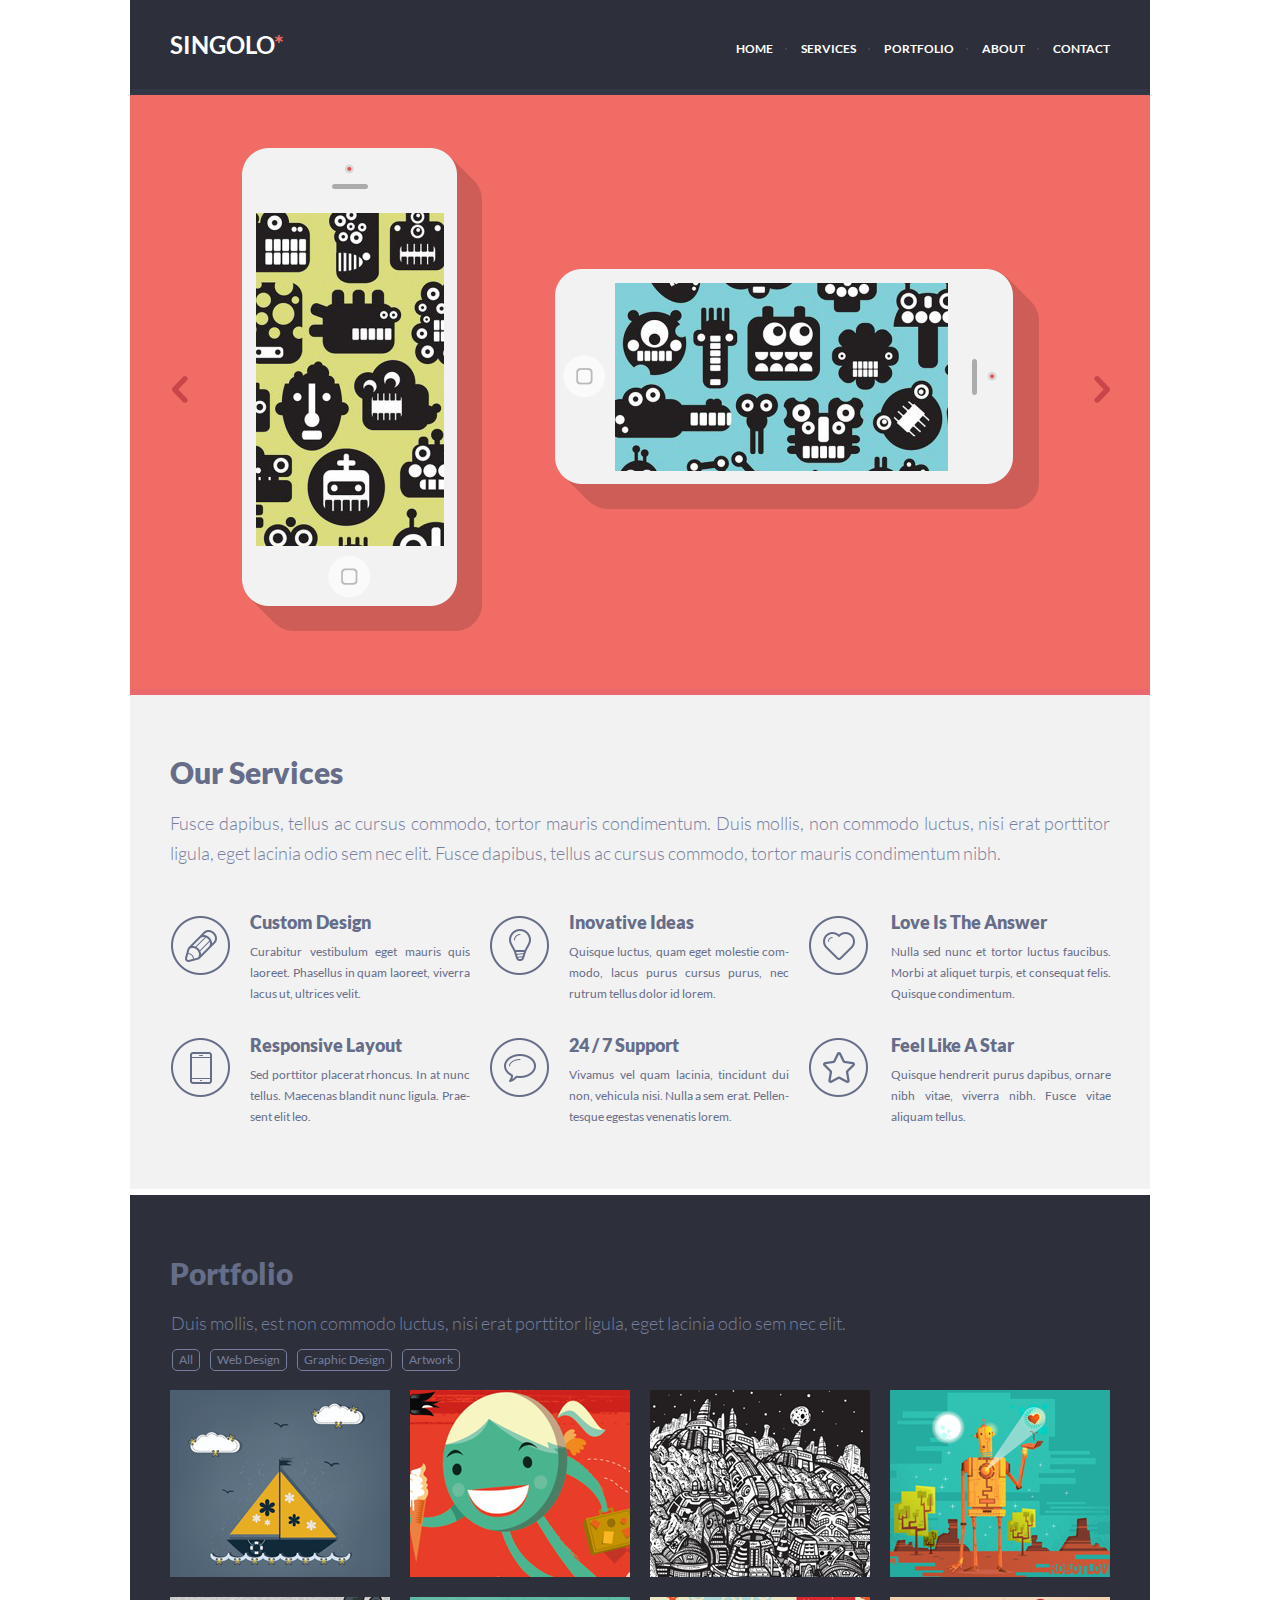
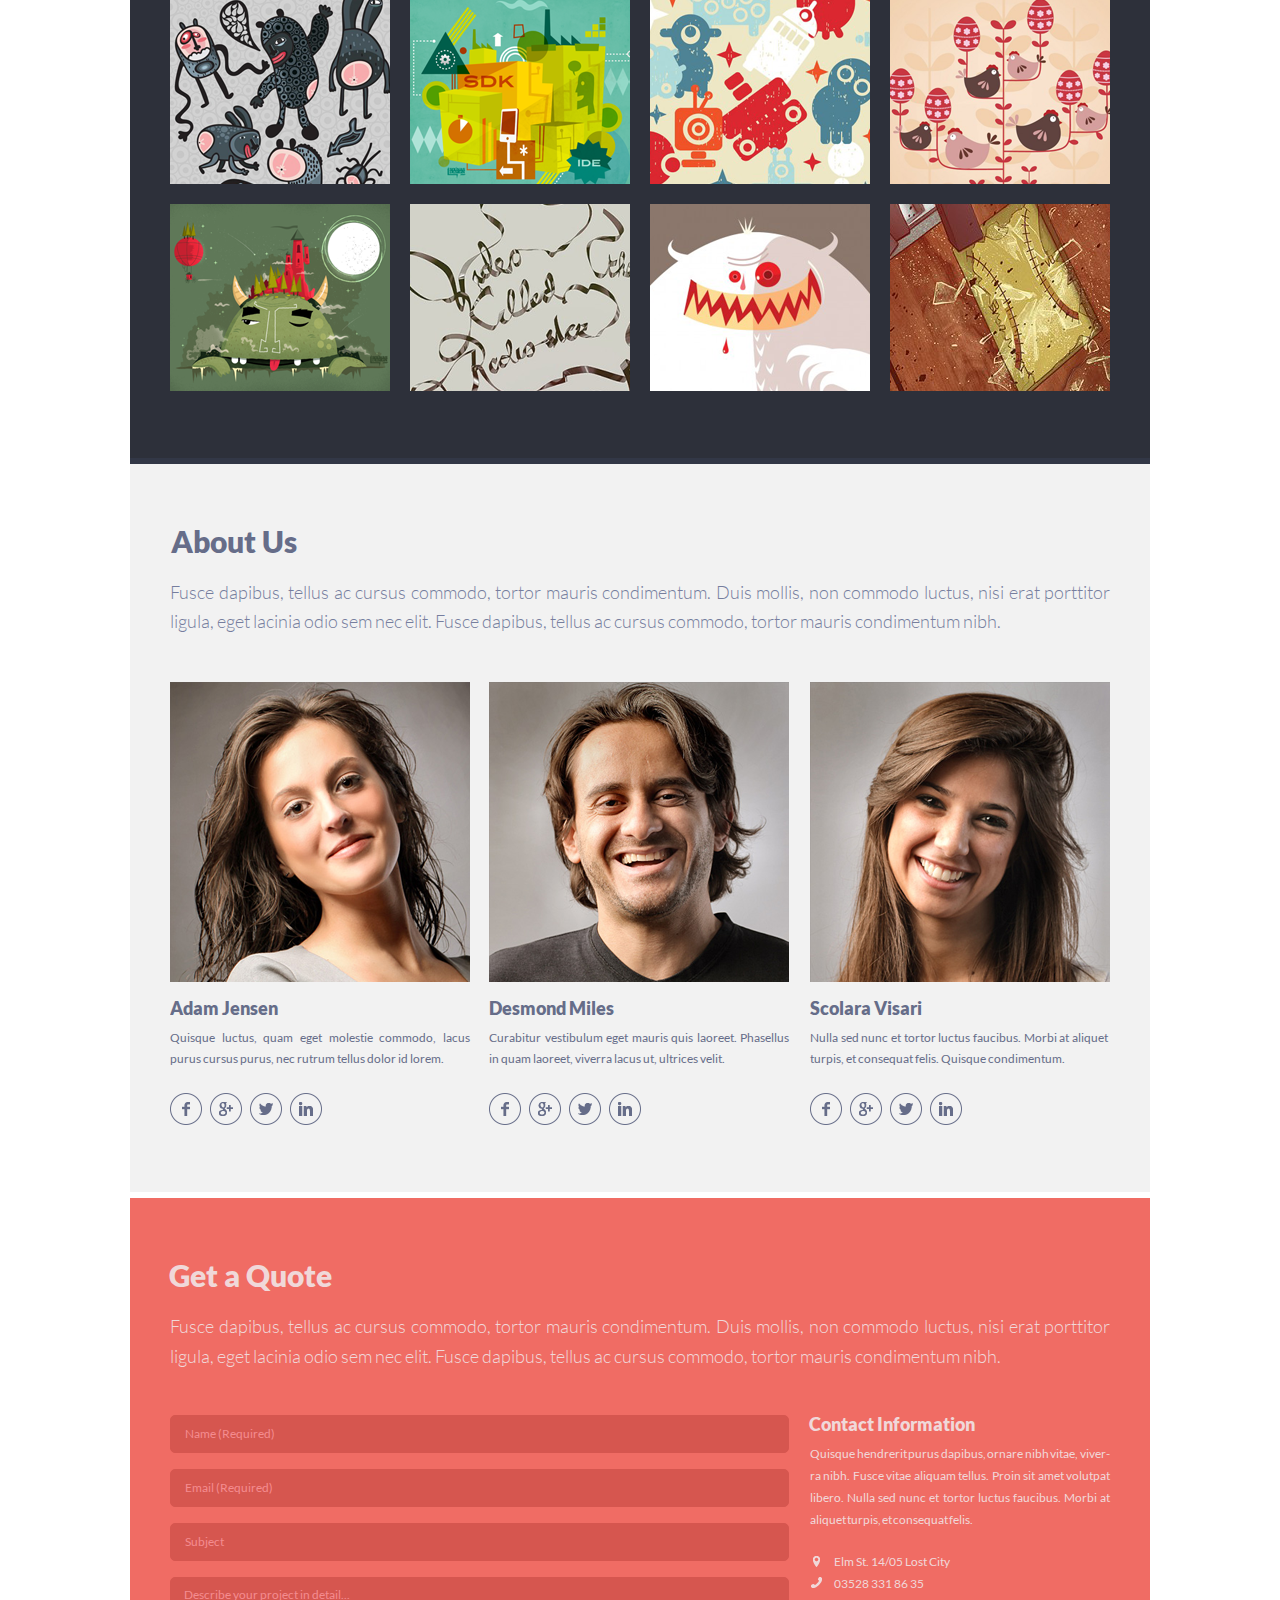
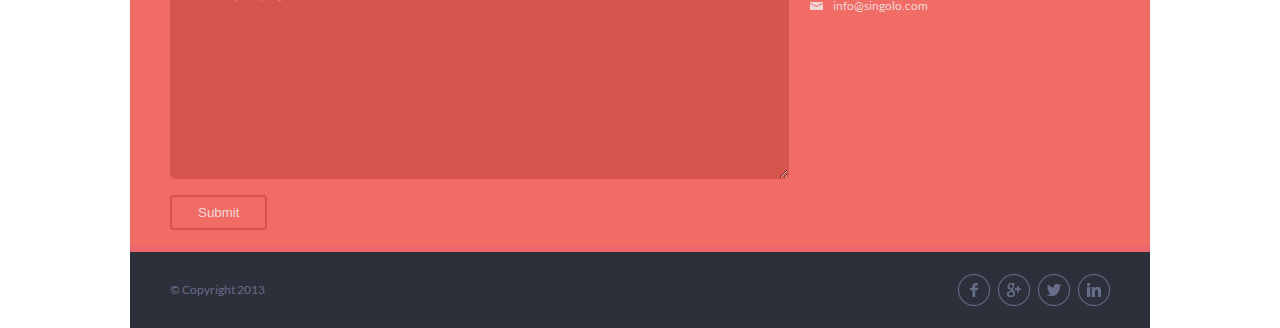
<file: index.html>
<!DOCTYPE html>
<html lang="en">

<head>
  <meta charset="UTF-8">
  <meta name="viewport" content="width=device-width, initial-scale=1.0">
  <link rel="stylesheet" href="style.css">
  <title>Document</title>
</head>

<body>
  <header class="header">
    <h1>SINGOLO<span class=logo>*</span></h1>
    <nav>
      <ul>
        <li class="nav-elem"><a href="#">HOME</a></li>
        <li class="nav-elem"><a href="#OurServices">SERVICES</a></li>
        <li class="nav-elem"><a href="#portfolio">PORTFOLIO</a></li>
        <li class="nav-elem"><a href="#aboutus">ABOUT</a></li>
        <li class="nav-elem"><a href="#Get-a-Quote">CONTACT</a></li>
      </ul>
    </nav>
  </header>
  <main>
    <section class="foto_ourservice">
      <section class="foto">
        <img src="assets\left-arrow.png" class="left-arrow">
        <img src="assets\phone-image.png" class="phone-img">
        <img src="assets\right-arrow.png" class="right-arrow">
      </section>
      <section class="OurServices" id="OurServices">
        <h2>Our Services</h2>
        <h4>Fusce dapibus, tellus ac cursus commodo, tortor mauris condimentum. Duis mollis, non commodo luctus, nisi
          erat porttitor ligula, eget lacinia odio sem nec elit.
          Fusce dapibus, tellus ac cursus commodo, tortor mauris condimentum nibh. </h4>
      </section>
      <section class="flex-container">
        <div class="row1">
          <div class="items">
            <div class="mini-img"><img src="assets\pen.png"></div>
            <div class="text">
              <h3>Custom Design</h3>
              <p>Curabitur vestibulum eget mauris quis laoreet. Phasellus in quam laoreet, viverra lacus ut, ultrices
                velit.</p>
            </div>
          </div>
          <div class="items">
            <div class="mini-img"><img src="assets\light.png"></div>
            <div class="text">
              <h3>Inovative Ideas</h3>
              <p>Quisque luctus, quam eget molestie com&shy;modo, lacus purus cursus purus, nec rutrum tellus dolor id
                lorem.</p>
            </div>
          </div>
          <div class="items">
            <div class="mini-img"><img src="assets\love.png" class="img-end"></div>
            <div class="text">
              <h3>Love Is The Answer</h3>
              <p>Nulla sed nunc et tortor luctus faucibus. Morbi at aliquet turpis, et consequat felis. Quisque
                condimentum.</p>
            </div>
          </div>
        </div>
        <div class="row2">
          <div class="items">
            <div class="mini-img"><img src="assets\phone.png"></div>
            <div class="text">
              <h3>Responsive Layout</h3>
              <p>Sed porttitor placerat rhoncus. In at nunc tellus. Maecenas blandit nunc ligula. Prae&shy;sent elit
                leo.</p>
            </div>
          </div>
          <div class="items">
            <div class="mini-img"><img src="assets\message.png"></div>
            <div class="text">
              <h3>24 / 7 Support</h3>
              <p>Vivamus vel quam lacinia, tincidunt dui non, vehicula nisi. Nulla a sem erat. Pellen&shy;tesque egestas
                venenatis lorem.</p>
            </div>
          </div>
          <div class="items">
            <div class="mini-img"><img src="assets\star.png" class="img-end"></div>
            <div class="text">
              <h3>Feel Like A Star</h3>
              <p>Quisque hendrerit purus dapibus, ornare nibh vitae, viverra nibh. Fusce vitae aliquam tellus.</p>
            </div>
          </div>
        </div>
      </section>
    </section>
    <section class="portfolio" id="portfolio">
      <h2>Portfolio</h2>
      <h4>Duis mollis, est non commodo luctus, nisi erat porttitor ligula, eget lacinia odio sem nec elit.</h4>
      <form class="portfolio-button">
        <input type="button" class="button" value="All">
        <input type="button" class="button" value="Web Design">
        <input type="button" class="button" value="Graphic Design">
        <input type="button" class="button" value="Artwork">
      </form>
      <div class="portfolio-img">
        <div class="image-portfolio portfolio1"></div>
        <div class="image-portfolio portfolio2"></div>
        <div class="image-portfolio portfolio3"></div>
        <div class="image-portfolio portfolio4"></div>
        <div class="image-portfolio portfolio5"></div>
        <div class="image-portfolio portfolio6"></div>
        <div class="image-portfolio portfolio7"></div>
        <div class="image-portfolio portfolio8"></div>
        <div class="image-portfolio portfolio9"></div>
        <div class="image-portfolio portfolio10"></div>
        <div class="image-portfolio portfolio11"></div>
        <div class="image-portfolio portfolio12"></div>
      </div>
    </section>
    <section class="aboutus" id="aboutus">
      <h2>About Us</h2>
      <h4>Fusce dapibus, tellus ac cursus commodo, tortor mauris condimentum. Duis mollis, non commodo luctus, nisi erat
        porttitor ligula, eget lacinia odio sem nec elit. Fusce dapibus, tellus ac cursus commodo, tortor mauris
        condimentum nibh.</h4>
      <div class="about-flexbox">
        <div class="aboutus-container">
          <div><img src=assets\AdamJensen.png></div>
          <div class="aboutus-container-text">
            <h5>Adam Jensen</h5>
            <p>Quisque luctus, quam eget molestie commodo, lacus purus cursus purus, nec rutrum tellus dolor id lorem.
            </p>
            <div class="aboutus-container-links">
              <img class="aboutus-container-links-img" src=assets\facebook.png>
              <img class="aboutus-container-links-img" src=assets\google.png>
              <img class="aboutus-container-links-img" src=assets\twitter.png>
              <img class="aboutus-container-links-img" src=assets\linkedin.png>
            </div>
          </div>
        </div>
        <div class="aboutus-container">
          <div><img src=assets\DesmondMiles.png></div>
          <div class="aboutus-container-text">
            <h5>Desmond Miles</h5>
            <p>Curabitur vestibulum eget mauris quis laoreet. Phasellus in quam laoreet, viverra lacus ut, ultrices
              velit.</p>
            <div class="aboutus-container-links">
              <img class="aboutus-container-links-img" src=assets\facebook.png>
              <img class="aboutus-container-links-img" src=assets\google.png>
              <img class="aboutus-container-links-img" src=assets\twitter.png>
              <img class="aboutus-container-links-img" src=assets\linkedin.png>
            </div>
          </div>
        </div>
        <div class="aboutus-container">
          <div><img src=assets\ScolaraVisari.png></div>
          <div class="aboutus-container-text">
            <h5>Scolara Visari</h5>
            <p>Nulla sed nunc et tortor luctus faucibus. Morbi at aliquet turpis, et consequat felis. Quisque
              condimentum.</p>
            <div class="aboutus-container-links">
              <img class="aboutus-container-links-img" src=assets\facebook.png>
              <img class="aboutus-container-links-img" src=assets\google.png>
              <img class="aboutus-container-links-img" src=assets\twitter.png>
              <img class="aboutus-container-links-img" src=assets\linkedin.png>
            </div>
          </div>
        </div>
      </div>
    </section>
    <section class="Get-a-Quote" id="Get-a-Quote">
      <h2>Get a Quote</h2>
      <h4>Fusce dapibus, tellus ac cursus commodo, tortor mauris condimentum. Duis mollis, non commodo luctus, nisi erat
        porttitor ligula, eget lacinia odio sem nec elit. Fusce dapibus, tellus ac cursus commodo, tortor mauris
        condimentum nibh.</h4>
      <section class="column">
        <form action="" method="post">
          <input type="text" name="Name (Required)" class="form" placeholder="Name (Required)" required>
          <input type="email" name="Email (Required)" class="form" placeholder="Email (Required)" required>
          <input type="text" name="Subject" class="form" placeholder="Subject">
          <textarea name="comment" class="form textarea" rows="10"
            placeholder="Describe your project in detail..."></textarea>
          <button type="submit" class="submit-button">
            Submit
          </button>
        </form>
        <div class="text-get-quote">
          <h3>Contact Information</h3>
          <p class="text-get-quote__text-information">Quisque hendrerit purus dapibus, ornare nibh vitae, viver&shy;ra
            nibh. Fusce vitae aliquam tellus. Proin
            sit amet volutpat libero. Nulla sed nunc et tortor luctus faucibus. Morbi at aliquet turpis, et consequat
            felis.</p>
          <div class="text-get-quote__contacts">
            <div class="contact-information">
              <img src="assets\location@1X.png" width="7" height="11">
              <a href="#">Elm St. 14/05 Lost City</a>
            </div>
            <div class="contact-information">
              <img src="assets\phone@1X.png" width="11" height="11">
              <a href="tel:03528 331 86 35">03528 331 86 35</a>
            </div>
            <div class="contact-information">
              <img src="assets\mail@1X.png" width="13" height="8">
              <a href="mailto:info@singolo.com">info@singolo.com</a>
            </div>
          </div>
        </div>
      </section>
    </section>
  </main>
  <footer>
    <section class="footer">
      <div class="footer-copyright"><span>© Copyright 2013</span></div>
      <div class="footer-img-container">
        <img class="footer-img" src=assets\facebook.png>
        <img class="footer-img" src=assets\google.png>
        <img class="footer-img" src=assets\twitter.png>
        <img class="footer-img" src=assets\linkedin.png>
      </div>
    </section>
  </footer>
</body>

</html>
</file>
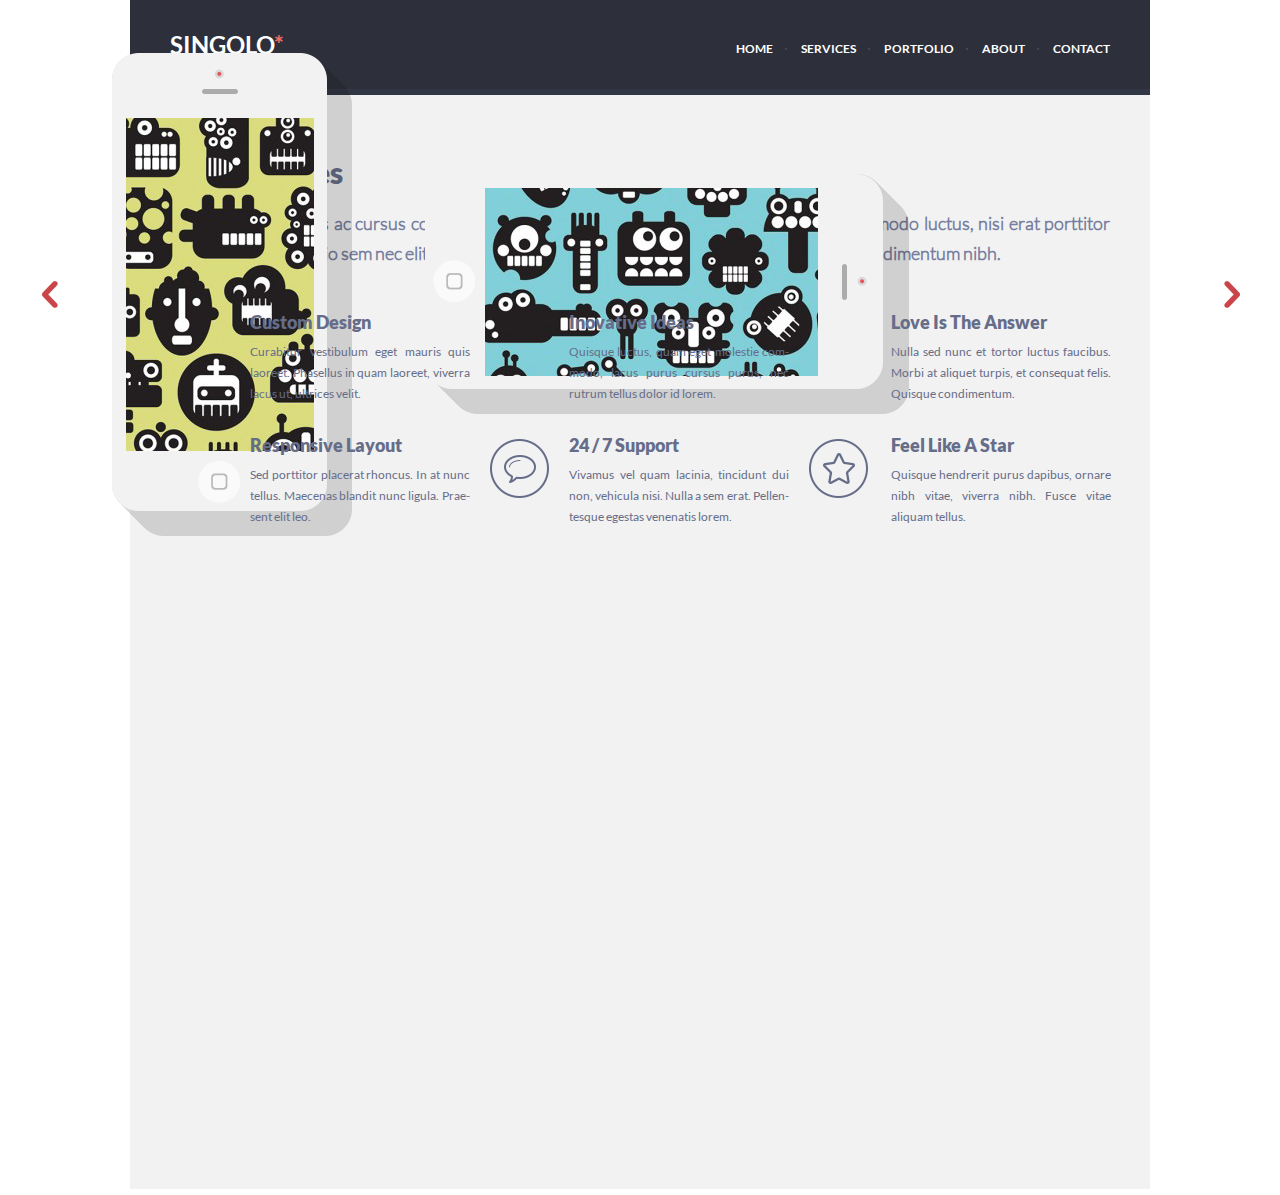
<file: singolo1.html>
<!DOCTYPE html>
<html lang="en">
<head>
  <meta charset="UTF-8">
  <meta name="viewport" content="width=device-width, initial-scale=1.0">
  <link rel="stylesheet" href="singolo1.css">
  <title>Document</title>
</head>
<body>
  <header class="header">
    <h1>SINGOLO<span class=logo>*</span></h1>
   <nav>
     <ul>
    <li class="nav-elem"><a href="#">HOME</a></li> 
    <li class="nav-elem"><a href="#">SERVICES</a></li>
    <li class="nav-elem"><a href="#">PORTFOLIO</a></li>
    <li class="nav-elem"><a href="#">ABOUT</a></li>
    <li class="nav-elem"><a href="#">CONTACT</a></li>
     </ul>
   </nav>
  </header>
<main>
  <section class=""
  <section class="foto">
  <img src="assets\left-arrow.png" class="left-arrow">
  <img src="assets\phone-image.png" class="phone-img">
  <img src="assets\right-arrow.png" class="right-arrow">
  </section>
<section class="OurServices">
  <h2>Our Services</h2>
  <h4>Fusce dapibus, tellus ac cursus commodo, tortor mauris condimentum. Duis mollis, non commodo luctus, nisi erat porttitor ligula, eget lacinia odio sem nec elit. 
    Fusce dapibus, tellus ac cursus commodo, tortor mauris condimentum nibh. </h4>
</section>
<section class="flex-container">
  <div class="row1">
    <div class="items">
      <div class="mini-img"><img src="assets\pen.png"></div>
      <div class="text"><h3>Custom Design</h3>
      <p>Curabitur vestibulum eget mauris quis laoreet. Phasellus in quam laoreet, viverra lacus ut, ultrices velit.</p></div>
    </div>
    <div class="items">
      <div class="mini-img"><img src="assets\light.png"></div>
      <div class="text"><h3>Inovative Ideas</h3>
      <p>Quisque luctus, quam eget molestie com&shy;modo, lacus purus cursus purus, nec rutrum tellus dolor id lorem.</p></div>
    </div>
    <div class="items">
      <div class="mini-img"><img src="assets\love.png" class="img-end"></div>
      <div class="text"><h3>Love Is The Answer</h3>
      <p>Nulla sed nunc et tortor luctus faucibus. Morbi at aliquet turpis, et consequat felis. Quisque condimentum.</p></div>
    </div>
  </div>
  <div class ="row2">
    <div class="items">
      <div class="mini-img"><img src="assets\phone.png"></div>
      <div class="text"><h3>Responsive Layout</h3>
      <p>Sed porttitor placerat rhoncus. In at nunc tellus. Maecenas blandit nunc ligula. Prae&shy;sent elit leo.</p></div>
    </div>
    <div class="items">
      <div class="mini-img"><img src="assets\message.png"></div>
      <div class="text"><h3>24 / 7 Support</h3>
      <p>Vivamus vel quam lacinia, tincidunt dui non, vehicula nisi. Nulla a sem erat. Pellen&shy;tesque egestas venenatis lorem.</p></div>
    </div>
    <div class="items">
      <div class="mini-img"><img src="assets\star.png"  class="img-end"></div>
      <div class="text"><h3>Feel Like A Star</h3>
      <p>Quisque hendrerit purus dapibus, ornare nibh vitae, viverra nibh. Fusce vitae aliquam tellus.</p></div>
    </div>
  </div>
  </section>
</main>
</body>
</html>
</file>
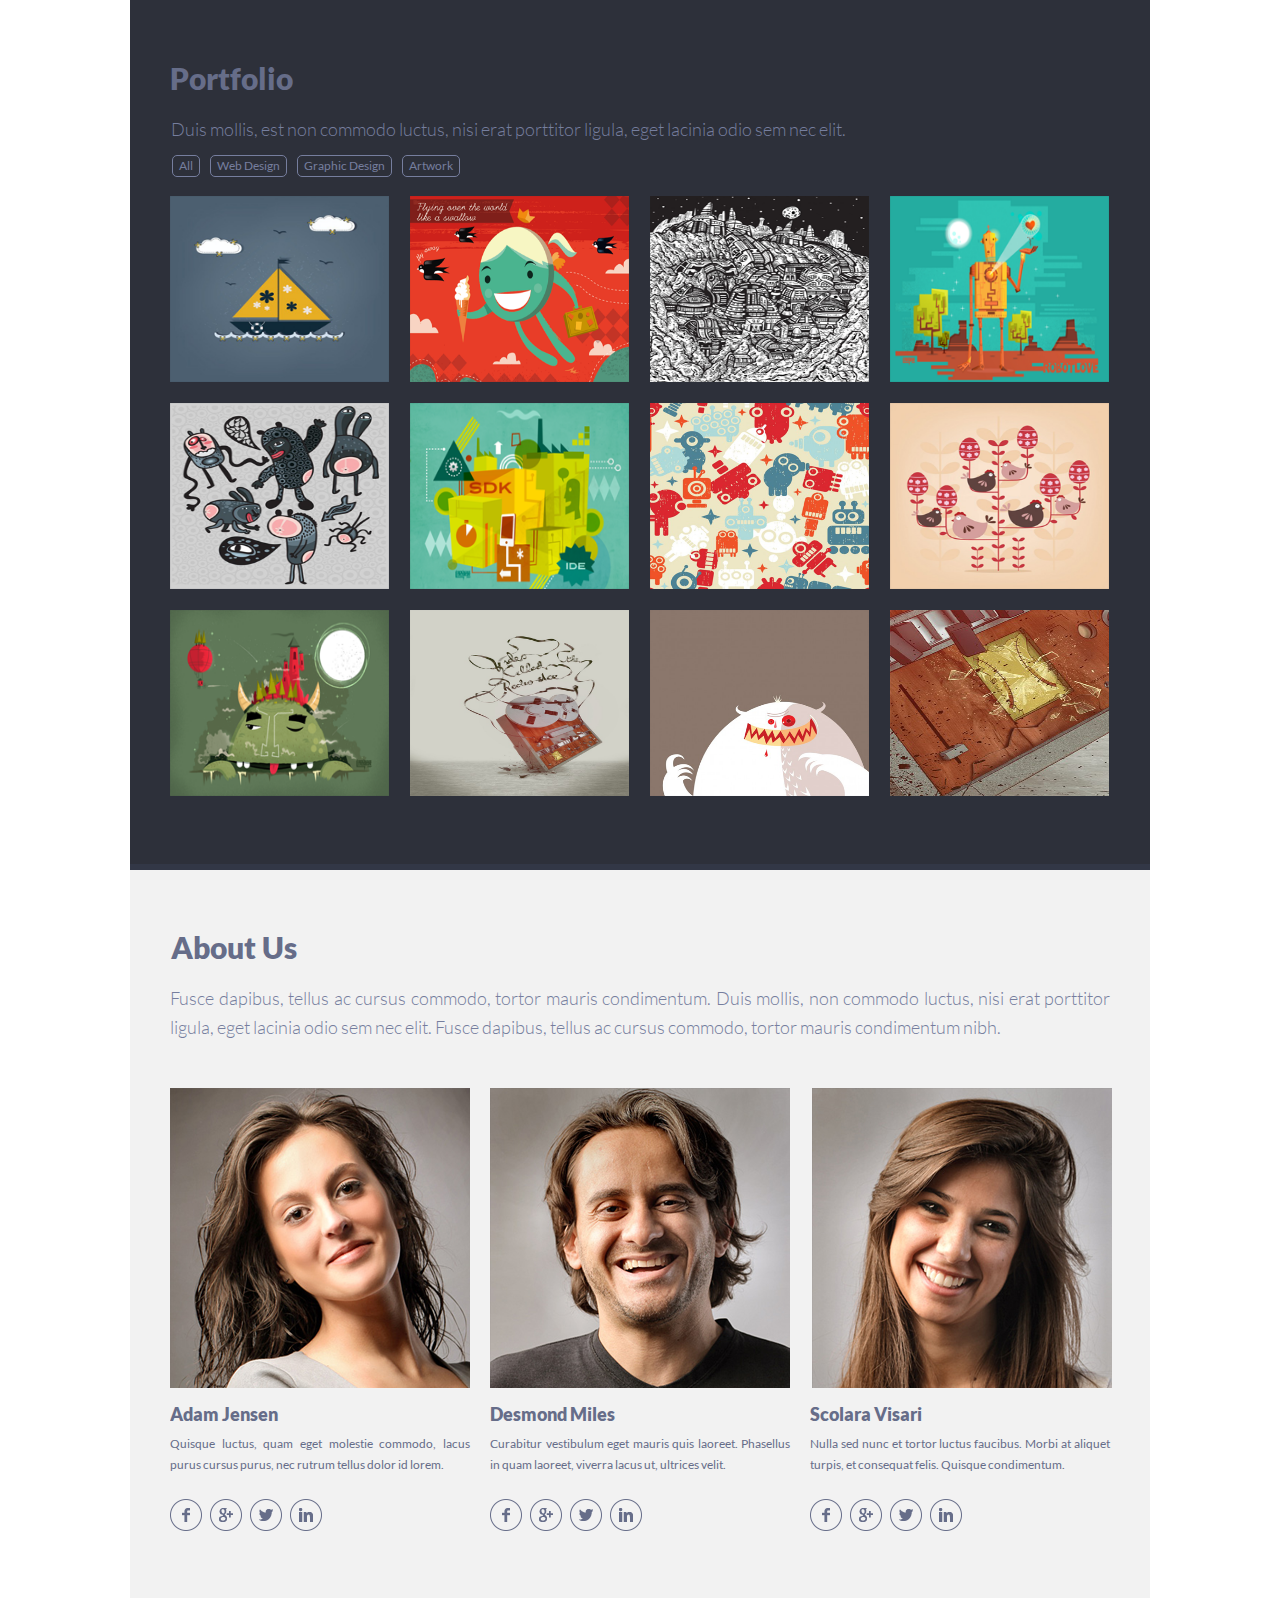
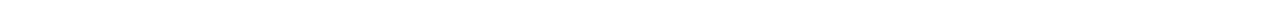
<file: singolo2.html>
<html lang="en">
<head>
  <meta charset="UTF-8">
  <meta name="viewport" content="width=device-width, initial-scale=1.0">
  <link rel="stylesheet" href="singolo2.css">
  <title>Document</title>
</head>
<body>
<main>
 <section class="portfolio">
   <h1>Portfolio</h1>
    <h2>Duis mollis, est non commodo luctus, nisi erat porttitor ligula, eget lacinia odio sem nec elit.</h2>
    <form>
      <input type="button" class="button" value="All">
      <input type="button" class="button" value="Web Design">
      <input type="button" class="button" value="Graphic Design" >
      <input type="button" class="button" value="Artwork">
    </form>
  <div class="portfolio-img">
     <img class="image-portfolio" src=assets\portfolio1.png>
     <img class="image-portfolio" src=assets\portfolio2.png>
     <img class="image-portfolio" src=assets\portfolio3.png>
     <img class="image-portfolio" src=assets\portfolio4.png>
     <img class="image-portfolio" src=assets\portfolio5.png>
     <img class="image-portfolio" src=assets\portfolio6.png>
     <img class="image-portfolio" src=assets\portfolio7.png>
     <img class="image-portfolio" src=assets\portfolio8.png>
     <img class="image-portfolio" src=assets\portfolio9.png>
     <img class="image-portfolio" src=assets\portfolio10.png>
     <img class="image-portfolio" src=assets\portfolio11.png>
     <img class="image-portfolio" src=assets\portfolio12.png>
  </div>
 </section>
 <section class="aboutus">
   <h3>About Us</h3>
    <h4>Fusce dapibus, tellus ac cursus commodo, tortor mauris condimentum. Duis mollis, non commodo luctus, nisi erat porttitor ligula, eget lacinia odio sem nec elit. Fusce dapibus, tellus ac cursus commodo, tortor mauris condimentum nibh.</h4>
    <div class="about-flexbox">
     <div class="aboutus-container">
       <div><img src=assets\AdamJensen.png></div>
       <div><h5>Adam Jensen</h5> 
           <p>Quisque luctus, quam eget molestie commodo, lacus purus cursus purus, nec rutrum tellus dolor id lorem.</p>
           <div class="aboutus-container-links">
             <img class="aboutus-container-links-img" src=assets\facebook.png>
             <img class="aboutus-container-links-img" src=assets\google.png>
             <img class="aboutus-container-links-img" src=assets\twitter.png>
             <img class="aboutus-container-links-img" src=assets\linkedin.png>
           </div>
       </div>
     </div>
     <div class="aboutus-container">
      <div><img src=assets\DesmondMiles.png></div>
      <div><h5>Desmond Miles</h5> 
          <p>Curabitur vestibulum eget mauris quis laoreet. Phasellus in quam laoreet, viverra lacus ut, ultrices velit.</p>
          <div class="aboutus-container-links">
            <img class="aboutus-container-links-img" src=assets\facebook.png>
            <img class="aboutus-container-links-img" src=assets\google.png>
            <img class="aboutus-container-links-img" src=assets\twitter.png>
            <img class="aboutus-container-links-img" src=assets\linkedin.png>
          </div>
      </div>
    </div>
    <div class="aboutus-container">
      <div><img src=assets\ScolaraVisari.png></div>
      <div><h5>Scolara Visari</h5> 
          <p>Nulla sed nunc et tortor luctus faucibus. Morbi at aliquet turpis, et consequat felis. Quisque condimentum.</p>
          <div class="aboutus-container-links">
            <img class="aboutus-container-links-img" src=assets\facebook.png>
            <img class="aboutus-container-links-img" src=assets\google.png>
            <img class="aboutus-container-links-img" src=assets\twitter.png>
            <img class="aboutus-container-links-img" src=assets\linkedin.png>
          </div>
      </div>
    </div>
  </div> 
  </section>
</main>
</body>
</html>
</file>
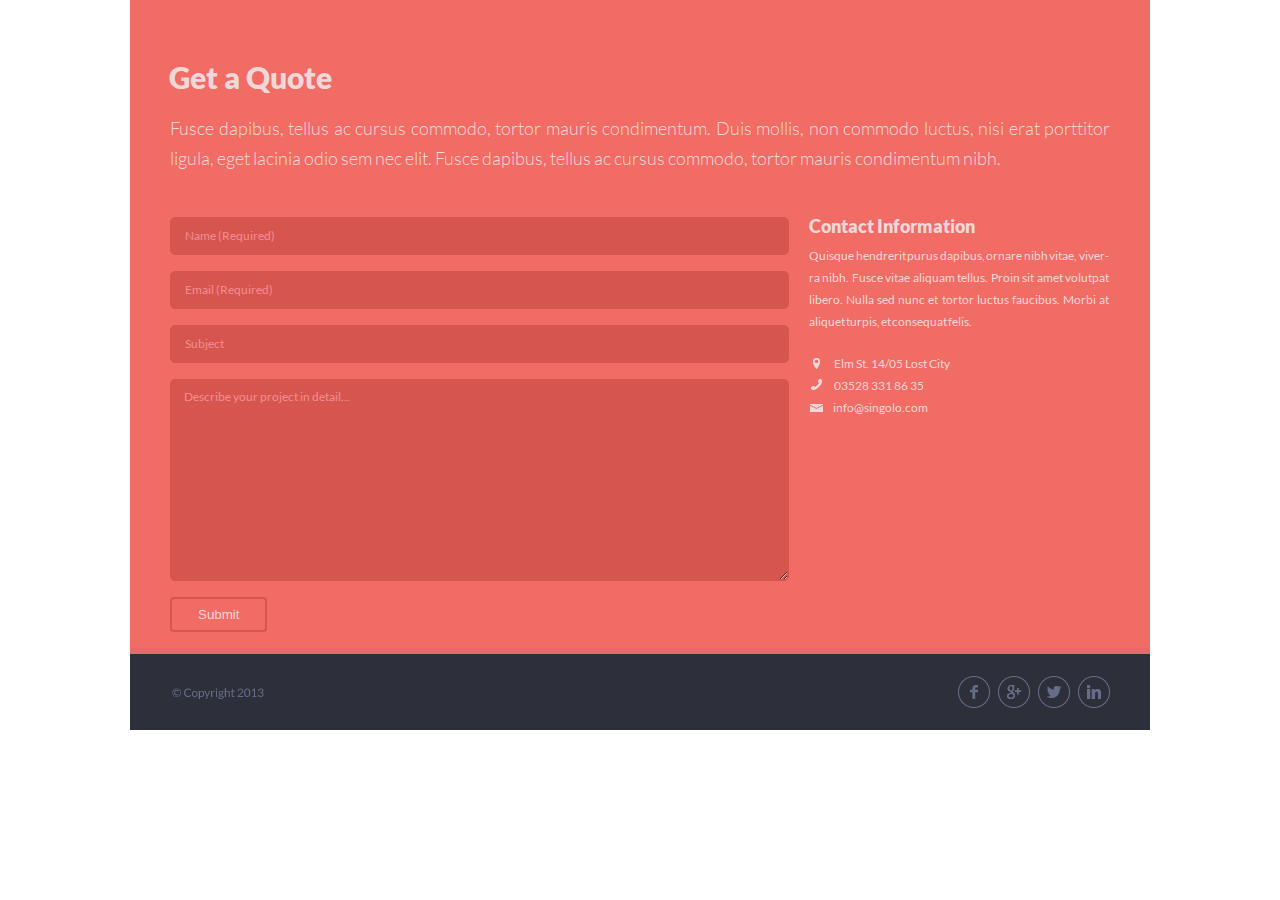
<file: singolo3.html>
<html lang="en">

<head>
  <meta charset="UTF-8">
  <meta name="viewport" content="width=device-width, initial-scale=1.0">
  <link rel="stylesheet" href="singolo3.css">
  <title>Document</title>
</head>

<body>
  <main>
    <section class="Get-a-Quote">
      <h1>Get a Quote</h1>
      <p>Fusce dapibus, tellus ac cursus commodo, tortor mauris condimentum. Duis mollis, non commodo luctus, nisi erat
        porttitor ligula, eget lacinia odio sem nec elit. Fusce dapibus, tellus ac cursus commodo, tortor mauris
        condimentum nibh.</p>
      <section class="column">
        <form action="" method="post">
          <input type="text" name="Name (Required)" class="form" placeholder="Name (Required)" required >
          <input type="email" name="Email (Required)" class="form" placeholder="Email (Required)" required >
          <input type="text" name="Subject" class="form" placeholder="Subject">
          <textarea name="comment" class="form textarea" rows="10"
            placeholder="Describe your project in detail..."></textarea>
          <button type="submit" class="submit-button">
            Submit
          </button>
        </form>
        <div class="text-get-quote">
          <h2>Contact Information</h2>
          <p class="text-get-quote__text-information">Quisque hendrerit purus dapibus, ornare nibh vitae, viver&shy;ra
            nibh. Fusce vitae aliquam tellus. Proin
            sit amet volutpat libero. Nulla sed nunc et tortor luctus faucibus. Morbi at aliquet turpis, et consequat
            felis.</p>
          <div class="text-get-quote__contacts">
            <div class="contact-information">
              <img src="assets\location@1X.png" width="7" height="11">
              <a href="#">Elm St. 14/05 Lost City</a>
            </div>
            <div class="contact-information">
              <img src="assets\phone@1X.png" width="11" height="11">
              <a href="tel:03528 331 86 35">03528 331 86 35</a>
            </div>
            <div class="contact-information">
              <img src="assets\mail@1X.png" width="13" height="8">
              <a href="mailto:info@singolo.com" >info@singolo.com</a>
            </div>
          </div>
        </div>
      </section>
    </section>
  </main>
  <footer>
    <section class="footer">
      <div class="footer-img-copyright">
        <img class="footer-img-copyright" src=assets\Copyright.png>
      </div>
      <div class="footer-img-container">
        <img class="footer-img" src=assets\facebook.png>
        <img class="footer-img" src=assets\google.png>
        <img class="footer-img" src=assets\twitter.png>
        <img class="footer-img" src=assets\linkedin.png>
      </div>
    </section>
  </footer>
</body>

</html>
</file>
<file: style.css>
@font-face {
  font-family: Lato-Bold;
  src        : url(./assets/fonts/Lato-Bold.ttf);
}

@font-face {
  font-family: Lato-Black;
  src        : url(./assets/fonts/Lato-Black.ttf);
}

@font-face {
  font-family: Lato-Regular;
  src        : url(./assets/fonts/Lato-Regular.ttf);
}

@font-face {
  font-family: Lato-Light;
  src        : url(./assets/fonts/Lato-Light.ttf);

}

html {
  scroll-behavior: smooth;
}

body {
  width         : 1020px;
  display       : flex;
  flex-direction: column;
  margin        : 0 auto;
}

.header {
  display         : flex;
  align-items     : center;
  justify-content : space-between;
  background-color: #2d303a;
  padding         : 0 40px;
  color           : #ffffff;
  height          : 89px;
  border-bottom   : 6px solid #323746;
}

h1 {
  font-family: "Lato-Bold";
  font-size: 24px;
}

.logo {
  color: #f06c64;
}

nav {
  display   : flex;
  margin-top: 7px;
}

.nav-elem {
  margin-left: 24px;
  display    : inline;
  position   : relative;
}

.nav-elem:after {
  content      : "";
  width        : 2px;
  height       : 2px;
  background   : #494e62;
  border-radius: 50%;
  position     : absolute;
  top          : 9px;
  left         : -16px;
  display      : block;
}

.nav-elem:first-child.nav-elem:after {
  display: none;
}

.nav-elem a:focus {
  color: #f06c64;
}

.nav-elem a {
  font-family    : "Lato-Bold";
  font-size      : 12px;
  color          : #ffffff;
  text-decoration: none;
  transition     : 0.3s;
  padding-bottom : 35px;
}

.foto {
  background-color: #f06c64;
  height          : 594px;
  position        : relative;
  border-bottom   : 6px solid #ea676b;
}

.foto_ourservice {
  background-color: #f2f2f2;
  border-bottom   : 6px solid #ffffff;
  height          : 1094px;
}

.left-arrow {
  position: absolute;
  top     : 281px;
  left    : 42px;
  cursor: pointer;
}

.phone-img {
  position: absolute;
  top     : 53px;
  left    : 112px;
}

.right-arrow {
  position: absolute;
  top     : 281px;
  right   : 40px;
  cursor: pointer;
}

.OurServices {
  color  : #666d89;
  padding: 0 40px;
}

.OurServices h2 {
  font-family  : "Lato-Black";
  font-size    : 30px;
  padding-top  : 34px;
  margin-bottom: 0.56px;

}

.OurServices h4 {
  font-family: "Lato-Light";
  font-size  : 18px;
  text-align : justify;
  line-height: 30px;
  margin-top : 18px;
  color      : #767e9e;
  font-weight: 500;
}

.flex-container {
  display       : flex;
  flex-direction: column;
  color         : #666d89;
  margin-left   : 41px;
  margin-right  : 40px;
}

.row1 {
  display       : flex;
  flex-direction: row;
}

.row2 {
  display       : flex;
  flex-direction: row;
  margin-top    : -1px;
}

.items {
  display       : flex;
  flex-direction: row;
  margin-right  : 24px;
  width         : 320px;
  margin-right  : 20px;
}

.mini-img {
  padding: 24px 20px 0 0px
}

.text {
  display       : flex;
  flex-direction: column;
  position      : relative;
  width         : 220px;
}

.row2 h3 {
  margin-top: 14px;
}

.row2 .mini-img {
  padding-top: 23px;
}

.items h3 {
  font-family  : "Lato-Black";
  font-size    : 18px;
  margin-top   : 19px;
  margin-bottom: 0px;
}

.items p {
  font-family: "Lato-Regular";
  font-size  : 12px;
  text-align : justify;
  line-height: 21px;
  margin-top : 8px;
  max-height: 64px;
  overflow: hidden;
}

.img-end {
  margin-right: 3px;
}







.portfolio {
 height: 863px;
 background-color: #2d303a;
 border-bottom: 6px solid #323746;
 }

.aboutus {
 height: 728px;
 background-color: #f2f2f2;
 border-bottom: 6px solid #ffffff;
}

.portfolio h2 {
  font-family  : "Lato-Black";
  color:#666d89;
  font-size    : 30px;
  margin-top: 0px;
  margin-bottom: 14px;
  padding: 60px 0 0 40px;
   }

.portfolio h4 {
    font-family: "Lato-Light";
    color: #767e9e;
    font-size  : 18px;
    padding: 7px 0 0 41px;
    margin-top: 0px;
    margin-bottom: 15px;
    font-weight: 500;
    text-align : justify;

  }

.portfolio-button {
    margin-left: 36px;
    margin-bottom: 19px;
  }

 .button {
  font-family: "Lato-Regular";
  font-size  : 12px;
  background-color: #2d303a;
  color: #767e9e;
  border:  1px solid #767e9e;
  border-radius: 5px;
  line-height: 18px;
  outline: none;
  position: relative;
  margin: 0 0px 0 6px;
  padding-right: 6px;
  cursor: pointer;
  }

  .button:hover {
    border:  1px solid #dedede;
    color: #dedede;
    transition     : 0.3s;
  }  

  .button:focus {
    border:  1px solid #dedede;
    color: #dedede;
    transition     : 0.3s;
  }

.portfolio-img {
  display: inline-flex;
  flex-wrap: wrap;
  overflow: auto;
  height: 621px;
  margin-left: 40px; 
  align-content: space-between;
  }

.image-portfolio { 
  margin: 0 20px 20px 0;
  width: 220px;
  height: 187px;
  display: flex;
  justify-content: center;
  align-items: center;
  position: relative;
  
} 

.portfolio1 {
  background-image: url("./assets/portfolio1.png");
  background-size: auto;
  background-position: -8px -11px;
}
  
.portfolio2 {
  background-image: url("./assets/portfolio2.png");
  background-size: auto;
  background-position: -82px -43px;
}

.portfolio3 {
  background-image: url("./assets/portfolio3.png");
  background-size: auto;
  background-position: -11px -1px;
}

.portfolio4 {
  background-image: url("./assets/portfolio4.png");
  background-size: auto;
  background-position: -24px -2px;
}

.portfolio5 {
  background-image: url("./assets/portfolio5.png");
  background-size: auto;
  background-position: -10px -16px;
}

.portfolio6 {
  background-image: url("./assets/portfolio6.png");
  background-size: auto;
  background-position: -16px -4px;
}

.portfolio7 {
  background-image: url("./assets/portfolio7.png");
  background-size: auto;
  background-position: -31px -39px;
}

.portfolio8 {
  background-image: url("./assets/portfolio8.png");
  background-size: auto;
  background-position: -24px -32px;
}

.portfolio9 {
  background-image: url("./assets/portfolio9.png");
  background-size: auto;
  background-position: -16px -2px;
}

.portfolio10 {
  background-image: url("./assets/portfolio10.png");
  background-size: auto;
  background-position: -141px -113px;
}

.portfolio11 {
  background-image: url("./assets/portfolio11.png");
  background-size: auto;
  background-position: -144px -175px;
}

.portfolio12 {
  background-image: url("./assets/portfolio12.png");
  background-size: auto;
  background-position: -36px -60px;
}




.aboutus h2 {
  font-family  : "Lato-Black";
  color:#666d89;
  font-size    : 30px;
  margin: 0 40px 0 41px;
  padding-top: 59px;

}

.aboutus h4 {
  font-family: "Lato-Light";
  color: #767e9e;
  font-size  : 18px;
  font-weight: 500;
  margin: 0 40px 46px 40px;
  padding-top: 19px;
  text-align : justify;
  line-height: 29px;
 }

.about-flexbox {
  display       : flex;
  flex-direction: row;
  color         : #666d89;
  margin-left   : 40px;
  margin-right  : 38px;
}

.aboutus-container {
  display       : flex;
  flex-direction: column;
  margin-right: 19px;
  width: 300px;
}

.aboutus-container h5 {
  font-family  : "Lato-Black";
  color:#666d89;
  font-size    : 18px;
  margin: 11px 0px 0 0;
  white-space: nowrap;
  overflow: hidden;
  text-overflow: ellipsis;
  letter-spacing: 0px;
}

.aboutus-container p {
  font-family: "Lato-Regular";
  font-size  : 12px;
  text-align : justify;
  line-height: 21px;
  margin-top : 8px;
}

.aboutus-container-links-img {
margin-top: 12px;
margin-right: 4px;
cursor: pointer;
}

.aboutus-container:last-child .aboutus-container-text {
  margin-left: 2px;
}
 










.Get-a-Quote {
  height: 648px;
  background-color: #f06c64;
  color: #f0d8d9;
  border-bottom: 6px solid #ea676b;
  text-align: justify;
}

.footer {
  height: 76px;
  background-color: #2d303a;
  color: #f0d8d9;
  text-align: justify;
}

.Get-a-Quote h2 {
  font-family  : "Lato-Black";
  font-size    : 30px;
  margin-top: 0px;
  margin-bottom: 15px;
  padding: 59px 0 0 39px;
}

.Get-a-Quote h4 {
  font-family: "Lato-Light";
  font-size  : 18px;
  padding: 3px 40px 0 40px;
  margin-top: 0px;
  font-weight: 500;
  text-align: justify;
  line-height: 30px;
  margin-bottom: 44px;
}

.form {
  display: flex;
  background-color: #d6564f;
  border:  1px solid #d6564f;
  border-radius: 5px;
  width: 589px;
  height: 34px;
  margin: 0px 20px 16px 40px;
  padding: 0 14px 2px;
  font-size: 12px;
  font-family: "Lato-Regular";
  color: #f0d8d9;
}

.form::placeholder {
  color: rgba(244, 140, 143, 255);
}

.textarea {
  padding: 9px 13px;
}

.form.textarea {
  height: 182px;
  width: 591px;
}

input::placeholder {
  color: #f0d8d9;
}

.submit-button {
  margin-left: 40px;
  background: transparent;
  padding: 8px 26px;
  border: 2px solid #d6564f;
  border-radius: 4px;
  cursor: pointer;
  color: #f0d8d9;
}

.submit-button:hover {
  background-color: #d6564f;
}

.column {
  display       : flex;
  flex-direction: row;
}

.text-get-quote {
  display       : flex;
  flex-direction: column;
}

.text-get-quote h3{
  font-family  : "Lato-Black";
  font-size: 18px;
  line-height: 18px;
  margin: 0px 40px 0px 0px; 
}

.text-get-quote__text-information {
  font-family: "Lato-Regular";
  font-size: 12px;
  margin: 10px 40px 0px 1px;
  padding: 0px;
  text-align: justify;
  line-height: 22px;
  word-spacing: -1px; 
}

.text-get-quote__contacts {
  display: flex;
  flex-direction: column;
  margin-top: 20px;
}

.contact-information {
  display       : flex;
  align-items: center;
  padding-left: 1px;
}

.contact-information a {
  margin: 0 0 0 10px;
  font-family: "Lato-Regular";
  font-size: 12px;
  padding: 0px;
  line-height: 22px;
  text-decoration: none;
  color: #f0d8d9;
}

.contact-information img {
  margin: 0 0px 0px 0px;
}

.contact-information:nth-child(1) img {
  margin: 0 14px 2px 3px;
}

.contact-information:nth-child(1) a {
  margin: 0;
}

.contact-information:nth-child(2) img {
  margin: 0 12px 4px 1px;
}

.contact-information:nth-child(2) a {
  margin: 0 0 0 0;
}

.footer {
  display       : flex;
  flex-direction: row;
  justify-content: space-between;
}

.footer-copyright {
  font-family: "Lato-Regular";
  font-size: 12px;
  color:  rgba(102, 109, 137, 255);

  margin: 30px 0px 0px 40px;
}

.footer-img-container {
  display: flex;
  justify-content: center;
  align-items: center;
  margin-right: 40px;
}

.footer-img {
  margin-left: 8px;
  cursor: pointer;
  }
</file>
<file: singolo1.css>
@font-face {
  font-family: Lato-Bold;
  src        : url(./assets/fonts/Lato-Bold.ttf);
}

@font-face {
  font-family: Lato-Black;
  src        : url(./assets/fonts/Lato-Black.ttf);
}

@font-face {
  font-family: Lato-Regular;
  src        : url(./assets/fonts/Lato-Regular.ttf);
}

@font-face {
  font-family: Lato-Light;
  src        : url(./assets/fonts/Lato-Light.ttf);

}

body {
  width         : 1020px;
  display       : flex;
  flex-direction: column;
  margin        : 0 auto;

}

.header {
  display         : flex;
  align-items     : center;
  justify-content : space-between;
  background-color: #2d303a;
  padding         : 0 40px;
  color           : #ffffff;
  height          : 89px;
  border-bottom   : 6px solid #323746;
}

h1 {
  font-family: "Lato-Bold";
  font-size  : 24px;
}

.logo {
  color: #f06c64;
}

nav {
  display   : flex;
  margin-top: 7px;
}

.nav-elem {
  margin-left: 24px;
  display    : inline;
  position   : relative;
}

.nav-elem:after {
  content      : "";
  width        : 2px;
  height       : 2px;
  background   : #494e62;
  border-radius: 50%;
  position     : absolute;
  top          : 9px;
  left         : -16px;
  display      : block;
}

.nav-elem:first-child.nav-elem:after {
  display: none;
}

a:focus {
  color: #f06c64;
}

a {
  font-family    : "Lato-Bold";
  font-size      : 12px;
  color          : #ffffff;
  text-decoration: none;
  transition     : 0.3s;
  padding-bottom : 35px;
}

.foto {
  background-color: #f06c64;
  height          : 594px;
  position        : relative;
  border-bottom   : 6px solid #ea676b;
}

main {
  background-color: #f2f2f2;
  border-bottom   : 6px solid #ffffff;
  height          : 1094px;
}

.left-arrow {
  position: absolute;
  top     : 281px;
  left    : 42px;
  cursor: pointer;
}

.phone-img {
  position: absolute;
  top     : 53px;
  left    : 112px;
}

.right-arrow {
  position: absolute;
  top     : 281px;
  right   : 40px;
  cursor: pointer;
}

.OurServices {
  color  : #666d89;
  padding: 0 40px;
}

h2 {
  font-family  : "Lato-Black";
  font-size    : 30px;
  padding-top  : 34px;
  margin-bottom: 0.56px;

}

h4 {
  font-family: "Lato-Light";
  font-size  : 18px;
  text-align : justify;
  line-height: 30px;
  margin-top : 18px;
  color      : #767e9e;
}

.flex-container {
  display       : flex;
  flex-direction: column;
  color         : #666d89;
  margin-left   : 41px;
  margin-right  : 40px;
}

.row1 {
  display       : flex;
  flex-direction: row;
}

.row2 {
  display       : flex;
  flex-direction: row;
  margin-top    : 4px;
}

.items {
  display       : flex;
  flex-direction: row;
  margin-right  : 24px;
  width         : 320px;
  margin-right  : 20px;
}

.mini-img {
  padding: 24px 20px 0 0px
}

.text {
  display       : flex;
  flex-direction: column;
  position      : relative;
  width         : 220px;
}

.row2 h3 {
  margin-top: 14px;
}

.row2 .mini-img {
  padding-top: 19px;
}

h3 {
  font-family  : "Lato-Black";
  font-size    : 18px;
  margin-top   : 19px;
  margin-bottom: 0px;
}

p {
  font-family: "Lato-Regular";
  font-size  : 12px;
  text-align : justify;
  line-height: 21px;
  margin-top : 8px;
}

.img-end {
  margin-right: 3px;
}
</file>
<file: singolo2.css>
@font-face {
  font-family: Lato-Bold;
  src        : url(./assets/fonts/Lato-Bold.ttf);
}

@font-face {
  font-family: Lato-Black;
  src        : url(./assets/fonts/Lato-Black.ttf);
}

@font-face {
  font-family: Lato-Regular;
  src        : url(./assets/fonts/Lato-Regular.ttf);
}

@font-face {
  font-family: Lato-Light;
  src        : url(./assets/fonts/Lato-Light.ttf);
}

body {
  width: 1020px;
  display       : flex;
  flex-direction: column;
  margin        : 0 auto;
}

.portfolio {
 height: 864px;
 background-color: #2d303a;
 border-bottom: 6px solid #323746;
 }

.aboutus {
 height: 728px;
 background-color: #f2f2f2;
 border-bottom: 6px solid #ffffff;
}

h1 {
  font-family  : "Lato-Black";
  color:#666d89;
  font-size    : 30px;
  margin-top: 0px;
  margin-bottom: 15px;
  padding: 60px 0 0 40px;
   }

  h2 {
    font-family: "Lato-Light";
    color: #767e9e;
    font-size  : 18px;
    padding: 7px 0 0 41px;
    margin-top: 0px;
    font-weight: 500;
  }

  form {
    margin-left: 36px;
    margin-bottom: 19px;
  }

 .button {
  font-family: "Lato-Regular";
  font-size  : 12px;
  background-color: #2d303a;
  color: #767e9e;
  border:  1px solid #767e9e;
  border-radius: 5px;
  line-height: 18px;
  outline: none;
  position: relative;
  margin: 0 0px 0 6px;
  padding-right: 6px;
  cursor: pointer;
  }

  .button:hover {
    border:  1px solid #dedede;
    color: #dedede;
    transition     : 0.3s;
  }  

  .button:focus {
    border:  1px solid #dedede;
    color: #dedede;
    transition     : 0.3s;
  }

.portfolio-img {
  display: inline-flex;
  flex-wrap: wrap;
  overflow: auto;
  margin-left: 40px; 
  align-content: space-between;
  }

.image-portfolio { 
  margin: 0 21px 21px 0;
  width: 219px;
  height: 186px;
  display: flex;
  justify-content: center;
  align-items: center;
  position: relative;
} 
  
h3 {
  font-family  : "Lato-Black";
  color:#666d89;
  font-size    : 30px;
  margin: 0 40px 0 41px;
  padding-top: 59px;
}

h4 {
  font-family: "Lato-Light";
  color: #767e9e;
  font-size  : 18px;
  font-weight: 500;
  margin: 0 40px 46px 40px;
  padding-top: 19px;
  text-align : justify;
  line-height: 29px;
 }

.about-flexbox {
  display       : flex;
  flex-direction: row;
  color         : #666d89;
  margin-left   : 40px;
  margin-right  : 38px;
}

.aboutus-container {
  display       : flex;
  flex-direction: column;
  margin-right: 20px;
  width: 300px;
}

h5 {
  font-family  : "Lato-Black";
  color:#666d89;
  font-size    : 18px;
  margin: 15px 0px 0 0;
  white-space: nowrap;
  overflow: hidden;
  text-overflow: ellipsis;
  letter-spacing: 0px;
}

p {
  font-family: "Lato-Regular";
  font-size  : 12px;
  text-align : justify;
  line-height: 21px;
  margin-top : 8px;
}

.aboutus-container-links-img {
margin-top: 12px;
margin-right: 4px;
cursor: pointer;
}
</file>
<file: singolo3.css>
@font-face {
  font-family: Lato-Bold;
  src        : url(./assets/fonts/Lato-Bold.ttf);
}

@font-face {
  font-family: Lato-Black;
  src        : url(./assets/fonts/Lato-Black.ttf);
}

@font-face {
  font-family: Lato-Regular;
  src        : url(./assets/fonts/Lato-Regular.ttf);
}

@font-face {
  font-family: Lato-Light;
  src        : url(./assets/fonts/Lato-Light.ttf);
}

body {
  width: 1020px;
  display       : flex;
  flex-direction: column;
  margin        : 0 auto;
}
.Get-a-Quote {
  height: 648px;
  background-color: #f06c64;
  color: #f0d8d9;
  border-bottom: 6px solid #ea676b;
  text-align: justify;
}

.footer {
  height: 76px;
  background-color: #2d303a;
  color: #f0d8d9;
  text-align: justify;
}

h1 {
  font-family  : "Lato-Black";
  font-size    : 30px;
  margin-top: 0px;
  margin-bottom: 15px;
  padding: 59px 0 0 39px;
}

p {
  font-family: "Lato-Light";
  font-size  : 18px;
  padding: 3px 40px 0 40px;
  margin-top: 0px;
  font-weight: 500;
  text-align: justify;
  line-height: 30px;
  margin-bottom: 44px;
}

.form {
  display: flex;
  background-color: #d6564f;
  border:  1px solid #d6564f;
  border-radius: 5px;
  width: 619px;
  height: 38px;
  margin: 0px 20px 16px 40px;
  padding: 0 14px 2px;
  font-size: 12px;
  font-family: "Lato-Regular";
  color: #f0d8d9;
}

.form::placeholder {
  color: rgba(244, 140, 143, 255);
}

.textarea {
  padding: 9px 13px;
}

.form.textarea {
  height: 202px;
}

input::placeholder {
  color: #f0d8d9;

}

.submit-button {
  margin-left: 40px;
  background: transparent;
  padding: 8px 26px;
  border: 2px solid #d6564f;
  border-radius: 4px;
  cursor: pointer;
  color: #f0d8d9;
}

.submit-button:hover {
  background-color: #d6564f;
}

.column {
  display       : flex;
  flex-direction: row;
}

.text-get-quote {
  display       : flex;
  flex-direction: column;
}

.text-get-quote h2{
  font-family  : "Lato-Black";
  font-size: 18px;
  line-height: 18px;
  margin: 0px 40px 0px 0px; 
}

.text-get-quote__text-information {
  font-family: "Lato-Regular";
  font-size: 12px;
  margin: 10px 41px 0px 0px;
  padding: 0px;
  text-align: justify;
  line-height: 22px;
  word-spacing: -1px; 
}

.text-get-quote__contacts {
  display: flex;
  flex-direction: column;
  margin-top: 20px;
}

.contact-information {
  display       : flex;
  align-items: center;
  padding-left: 1px;
}

.contact-information a {
  margin: 0 0 0 10px;
  font-family: "Lato-Regular";
  font-size: 12px;
  padding: 0px;
  line-height: 22px;
  text-decoration: none;
  color: #f0d8d9;
}

.contact-information img {
  margin: 0 0px 0px 0px;
}

.contact-information:nth-child(1) img {
  margin: 0 14px 2px 3px;
}

.contact-information:nth-child(1) a {
  margin: 0;
}

.contact-information:nth-child(2) img {
  margin: 0 12px 4px 1px;
}

.contact-information:nth-child(2) a {
  margin: 0 0 0 0;
}

.footer {
  display       : flex;
  flex-direction: row;
  justify-content: space-between;
}

.footer-img-copyright {
  margin: 17px 0px 0px 21px;
}

.footer-img-container {
  display: flex;
  justify-content: center;
  align-items: center;
  margin-right: 40px;
}

.footer-img {
  margin-left: 8px;
  cursor: pointer;
  }
</file>
